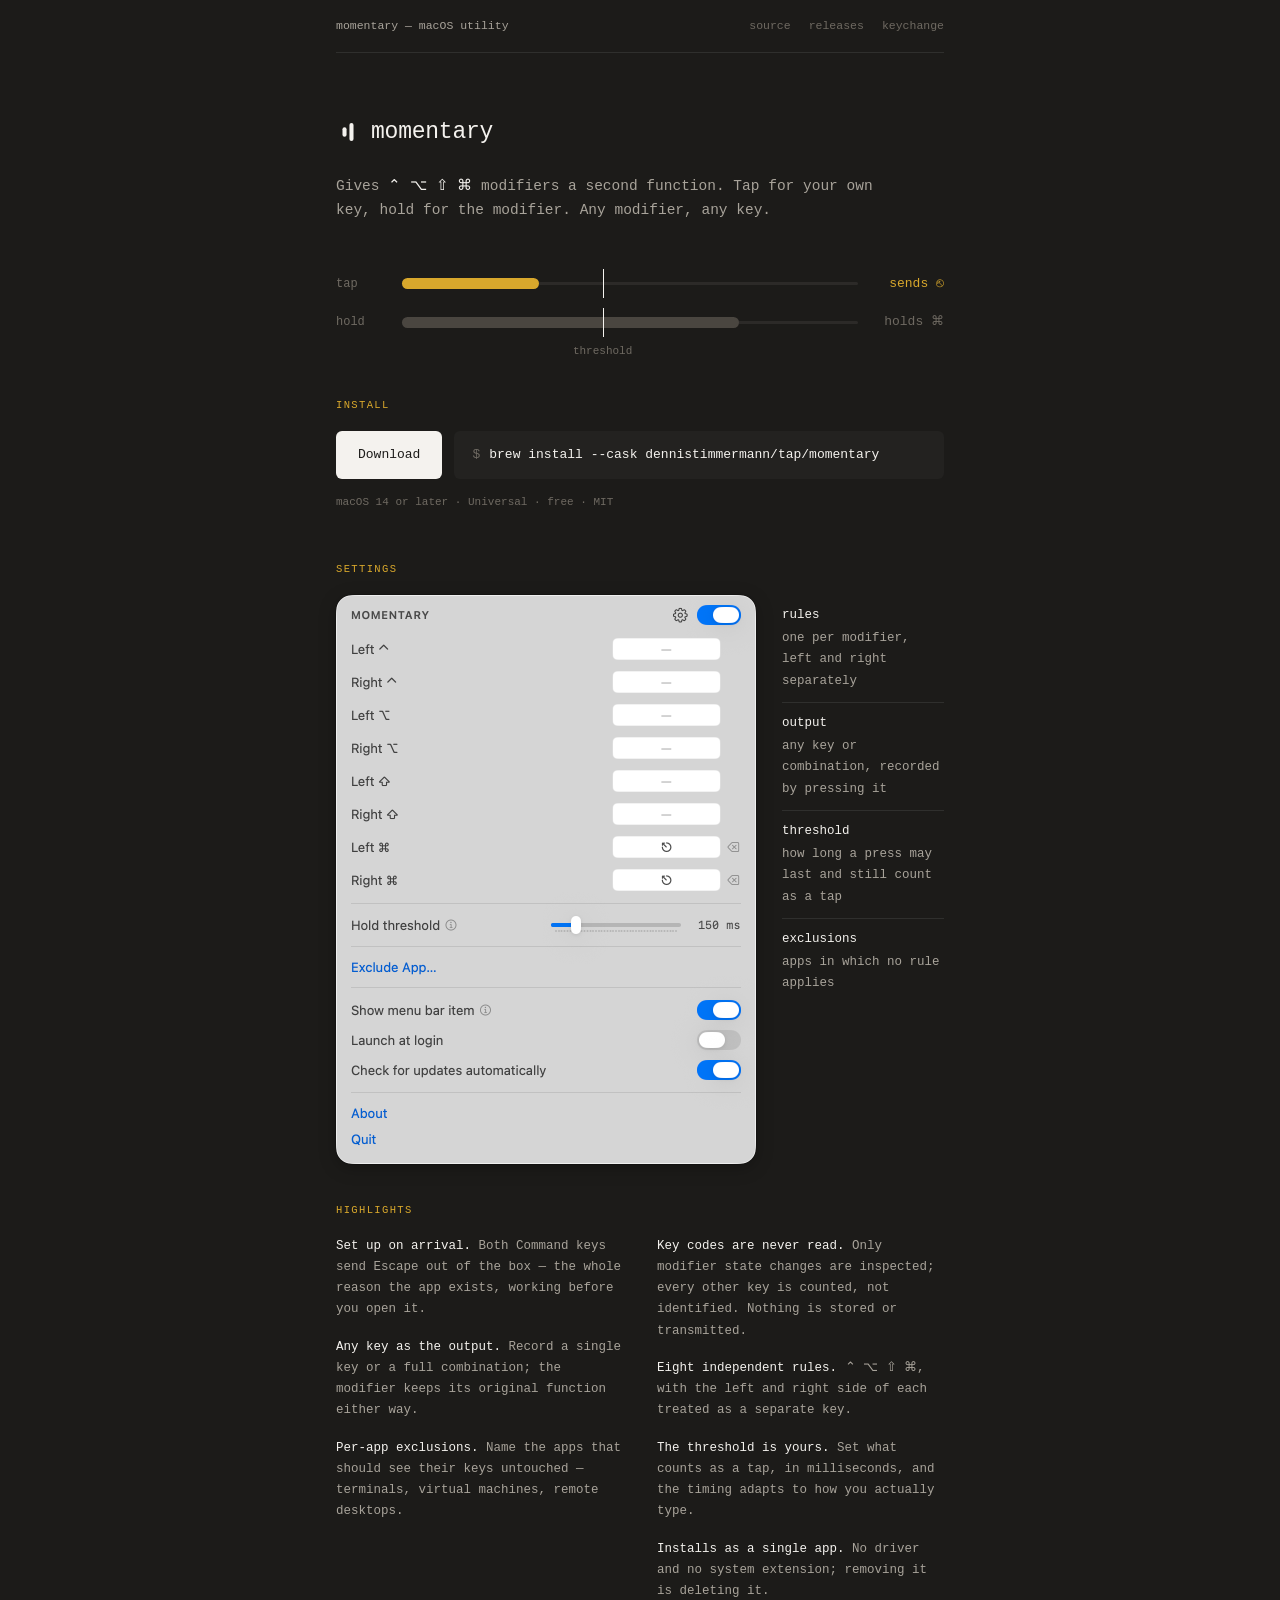
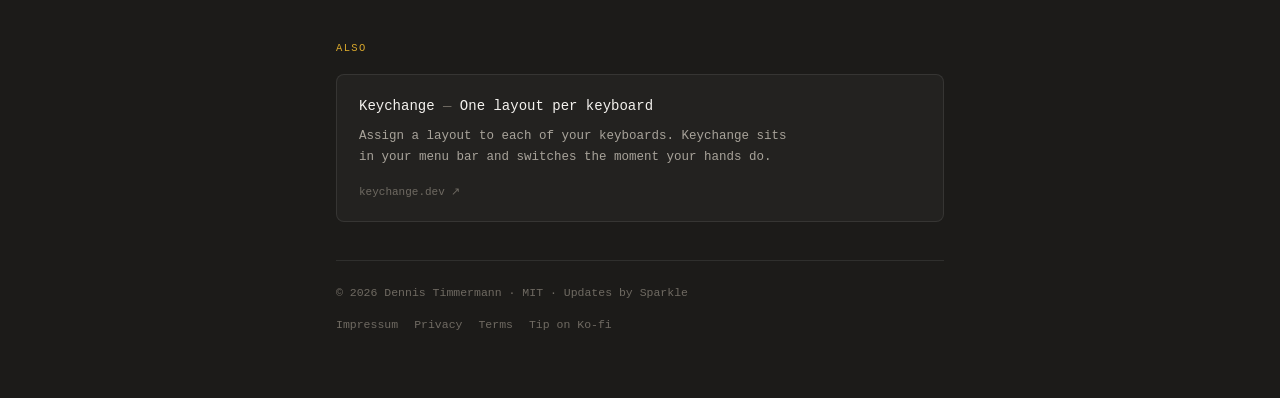
<file: docs/index.html>
<!DOCTYPE html>
<html lang="en">
<head>
<meta charset="utf-8">
<meta name="viewport" content="width=device-width, initial-scale=1">
<title>Momentary — a second function for your modifier keys</title>
<meta name="description" content="Gives ⌃ ⌥ ⇧ ⌘ modifiers a second function. Tap for your own key, hold for the modifier. Any modifier, any key. A small, free macOS app.">
<meta name="color-scheme" content="dark">
<link rel="icon" href="favicon.svg" type="image/svg+xml">
<meta property="og:type" content="website">
<meta property="og:url" content="https://dennistimmermann.github.io/momentary/">
<meta property="og:site_name" content="Momentary">
<meta property="og:title" content="Momentary — a second function for your modifier keys">
<meta property="og:description" content="Tap a modifier and it sends a key of your choosing. Hold it, or use it with anything else, and it is the modifier it always was.">
<meta property="og:image" content="https://dennistimmermann.github.io/momentary/og.png">
<meta property="og:image:width" content="1200">
<meta property="og:image:height" content="630">
<meta property="og:image:alt" content="Momentary — gives ⌃ ⌥ ⇧ ⌘ modifiers a second function. A timing diagram: a short tap sends ⎋, a long hold stays ⌘.">
<meta name="twitter:card" content="summary_large_image">
<link rel="stylesheet" href="style.css">
</head>
<body>
<div class="page">

  <nav>
    <span class="who">momentary — macOS utility</span>
    <span class="links">
      <a href="https://github.com/dennistimmermann/momentary">source</a>
      <a href="https://github.com/dennistimmermann/momentary/releases">releases</a>
      <a href="https://keychange.dev">keychange</a>
    </span>
  </nav>

  <header>
    <div class="wordmark">
      <!-- The 2a mark: one key drawn twice, held for different lengths. -->
      <svg width="24" height="24" viewBox="0 0 100 100" aria-hidden="true">
        <rect x="27" y="30" width="17" height="40" rx="8.5" fill="#F4F2EE"/>
        <rect x="56" y="12" width="17" height="76" rx="8.5" fill="#F4F2EE"/>
      </svg>
      <span>momentary</span>
    </div>

    <h1>Gives <kbd>⌃ ⌥ ⇧ ⌘</kbd> modifiers a second function. Tap for your own key,
      hold for the modifier. Any modifier, any key.</h1>
  </header>

  <section>
    <div class="trace">
      <div class="trace-row">
        <span class="who">tap</span>
        <span class="bar tap"><i></i></span>
        <span class="out sends">sends ⎋</span>
      </div>
      <div class="trace-row">
        <span class="who">hold</span>
        <span class="bar hold"><i></i></span>
        <span class="out keeps">holds ⌘</span>
      </div>
      <div class="threshold-tick"><i></i></div>
    </div>
  </section>

  <section>
    <div class="label">Install</div>
    <div class="install">
      <a class="download" href="https://github.com/dennistimmermann/momentary/releases/latest/download/Momentary.dmg">Download</a>
      <div class="command"><span class="prompt">$</span> brew install --cask dennistimmermann/tap/momentary</div>
    </div>
    <p class="meta"><span id="version"></span>macOS 14 or later · Universal · free · MIT</p>
  </section>

  <section>
    <div class="label">Settings</div>
    <div class="set">
      <!-- The wrapper is the layout box, sized to the panel itself; the image inside overhangs it
           on every side by exactly its shadow. -->
      <div class="panel-frame">
      <img class="panel" src="panel.png" width="466" height="615"
           alt="Momentary's menu bar panel, opened out: a row for each of ⌃ ⌥ ⇧ ⌘ with the left and
                right side listed separately, both Command rows sending ⎋ and the rest empty; a hold
                threshold of 150 ms; Exclude App…; and switches for the menu bar item, launching at
                login and automatic updates.">
      </div>

      <dl class="pairs">
        <div class="pair"><dt>rules</dt><dd>one per modifier, left and right separately</dd></div>
        <div class="pair"><dt>output</dt><dd>any key or combination, recorded by pressing it</dd></div>
        <div class="pair"><dt>threshold</dt><dd>how long a press may last and still count as a tap</dd></div>
        <div class="pair"><dt>exclusions</dt><dd>apps in which no rule applies</dd></div>
      </dl>
    </div>
  </section>

  <section>
    <div class="label">Highlights</div>
    <div class="highlights">
      <p><b>Set up on arrival.</b> Both Command keys send Escape out of the box — the whole reason
        the app exists, working before you open it.</p>
      <p><b>Any key as the output.</b> Record a single key or a full combination; the modifier keeps
        its original function either way.</p>
      <p><b>Per-app exclusions.</b> Name the apps that should see their keys untouched — terminals,
        virtual machines, remote desktops.</p>
      <p><b>Key codes are never read.</b> Only modifier state changes are inspected; every other key
        is counted, not identified. Nothing is stored or transmitted.</p>
      <p><b>Eight independent rules.</b> ⌃ ⌥ ⇧ ⌘, with the left and right side of each treated as a
        separate key.</p>
      <p><b>The threshold is yours.</b> Set what counts as a tap, in milliseconds, and the timing
        adapts to how you actually type.</p>
      <p><b>Installs as a single app.</b> No driver and no system extension; removing it is deleting
        it.</p>
    </div>
  </section>

  <section>
    <div class="label">Also</div>
    <a class="also" href="https://keychange.dev">
      <span class="also-title">Keychange <em>—</em> One layout per keyboard</span>
      <span class="also-body">Assign a layout to each of your keyboards. Keychange sits in your
        menu bar and switches the moment your hands do.</span>
      <span class="also-go">keychange.dev ↗</span>
    </a>
  </section>

  <footer>
    <span>© 2026 Dennis Timmermann · MIT · Updates by
      <a href="https://github.com/sparkle-project/Sparkle">Sparkle</a></span>
    <span class="footer-legal">
      <a href="impressum.html">Impressum</a>
      <a href="privacy.html">Privacy</a>
      <a href="terms.html">Terms</a>
      <a href="https://ko-fi.com/tmrmn">Tip on Ko-fi</a>
    </span>
  </footer>

</div>

<!-- The version is fetched rather than written into the page, so it is right the moment a release
     is published and there is one less thing to bump by hand. It prepends itself to the install
     note; if GitHub is unreachable or rate limits the call, the note simply reads without it. -->
<script>
fetch('https://api.github.com/repos/dennistimmermann/momentary/releases/latest')
  .then(r => r.json())
  .then(r => { if (r.tag_name) document.getElementById('version').textContent = r.tag_name + ' · '; })
  .catch(() => {});
</script>
</body>
</html>
</file>
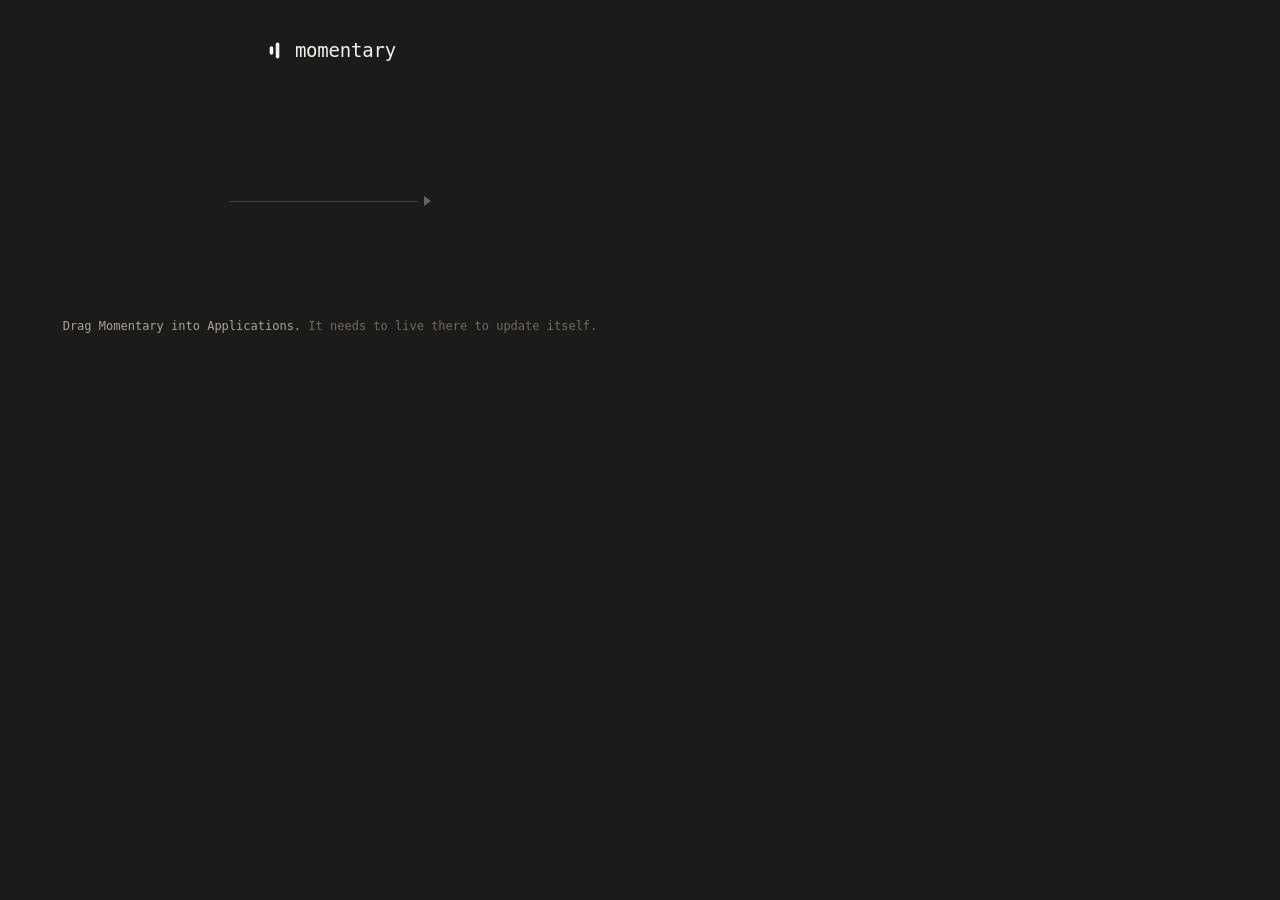
<file: docs/background.html>
<!doctype html>
<html lang="en">
<head>
<meta charset="utf-8">
<title>Momentary — dmg background source</title>
<!--
  Source for background.tiff, the 660×400 disk-image window background. Like og.html it
  exists so the image can be regenerated instead of redrawn:

    "/Applications/Google Chrome.app/Contents/MacOS/Google Chrome" --headless \
      --screenshot=background@2x.png --window-size=660,400 \
      --force-device-scale-factor=2 --hide-scrollbars docs/background.html
    sips --resampleWidth 660 background@2x.png --out background.png
    tiffutil -cathidpicheck background.png background@2x.png -out background.tiff

  The icons are not in the image: the real Momentary.app sits centred at (165, 210) and
  the Applications alias at (495, 210), both 128pt. Those are set in dmg-settings.py and
  the arrow drawn here has to match them — if one moves, both move.

  It borrows the site's style.css so the ground colour, the amber and the type stay in
  step with everything else.
-->
<link rel="stylesheet" href="style.css">
<style>
  html, body { margin: 0; }
  body {
    position: relative;
    width: 660px; height: 400px;
    background: var(--ground);
    overflow: hidden;
  }

  .wordmark {
    position: absolute; top: 34px; left: 0; right: 0;
    justify-content: center;
    gap: 10px;
  }
  .wordmark span { font-size: 19px; }

  /* Between the two 128pt icon wells: app centred at x=165, Applications at x=495, so the
     gap runs 229…431 and its middle is 330. */
  .arrow {
    position: absolute; left: 229px; width: 202px; top: 196px;
    display: flex; align-items: center; gap: 10px;
    color: var(--muted);
  }
  .arrow .line { flex: 1; height: 1px; background: rgba(244, 242, 238, 0.18); }
  .arrow .head {
    width: 0; height: 0; margin-left: -4px;
    border-left: 7px solid rgba(244, 242, 238, 0.35);
    border-top: 5px solid transparent;
    border-bottom: 5px solid transparent;
  }

  .caption {
    position: absolute; left: 0; right: 0; top: 316px;
    text-align: center;
    font-size: 12px; color: var(--muted);
  }
  .caption b { color: var(--body); font-weight: 400; }
</style>
</head>
<body>

  <div class="wordmark">
    <svg width="21" height="21" viewBox="0 0 100 100" aria-hidden="true">
      <rect x="27" y="30" width="17" height="40" rx="8.5" fill="#F4F2EE"/>
      <rect x="56" y="12" width="17" height="76" rx="8.5" fill="#F4F2EE"/>
    </svg>
    <span>momentary</span>
  </div>

  <div class="arrow"><span class="line"></span><span class="head"></span></div>

  <div class="caption"><b>Drag Momentary into Applications.</b> It needs to live there to update itself.</div>

</body>
</html>
</file>
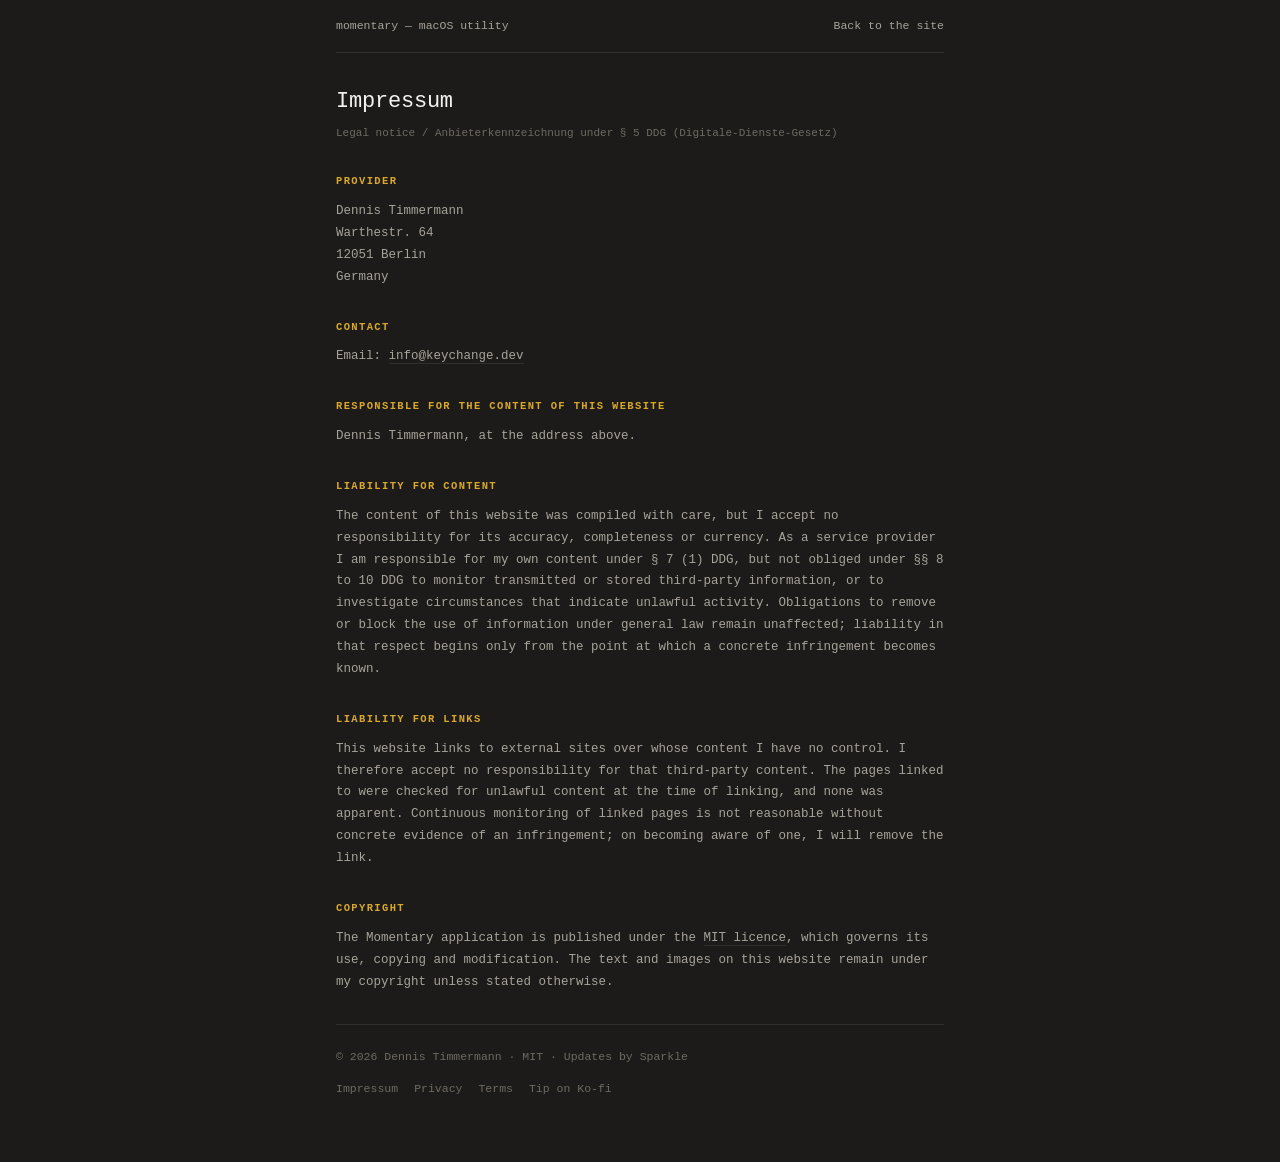
<file: docs/impressum.html>
<!doctype html>
<html lang="en">
<head>
<meta charset="utf-8">
<meta name="viewport" content="width=device-width, initial-scale=1">
<title>Impressum — Momentary</title>
<meta name="description" content="Legal notice for the Momentary website under § 5 DDG.">
<meta name="robots" content="noindex">
<meta name="color-scheme" content="dark">
<link rel="icon" href="favicon.svg" type="image/svg+xml">
<link rel="stylesheet" href="style.css">
</head>
<body>
<div class="page">

  <nav>
    <a class="who" href="index.html">momentary — macOS utility</a>
    <span></span>
    <span class="links"><a class="back" href="index.html">Back to the site</a></span>
  </nav>

  <main class="legal">
    <h1>Impressum</h1>
    <p class="sub">Legal notice / Anbieterkennzeichnung under § 5 DDG (Digitale-Dienste-Gesetz)</p>

    <h2>Provider</h2>
    <address>
      Dennis Timmermann<br>
      Warthestr. 64<br>
      12051 Berlin<br>
      Germany
    </address>

    <h2>Contact</h2>
    <p>Email: <a href="mailto:info@keychange.dev">info@keychange.dev</a></p>

    <h2>Responsible for the content of this website</h2>
    <p>Dennis Timmermann, at the address above.</p>

    <h2>Liability for content</h2>
    <p>The content of this website was compiled with care, but I accept no responsibility
       for its accuracy, completeness or currency. As a service provider I am responsible
       for my own content under § 7 (1) DDG, but not obliged under §§ 8 to 10 DDG to
       monitor transmitted or stored third-party information, or to investigate
       circumstances that indicate unlawful activity. Obligations to remove or block the
       use of information under general law remain unaffected; liability in that respect
       begins only from the point at which a concrete infringement becomes known.</p>

    <h2>Liability for links</h2>
    <p>This website links to external sites over whose content I have no control. I
       therefore accept no responsibility for that third-party content. The pages linked
       to were checked for unlawful content at the time of linking, and none was
       apparent. Continuous monitoring of linked pages is not reasonable without
       concrete evidence of an infringement; on becoming aware of one, I will remove
       the link.</p>

    <h2>Copyright</h2>
    <p>The Momentary application is published under the
       <a href="https://github.com/dennistimmermann/momentary/blob/main/LICENSE">MIT
       licence</a>, which governs its use, copying and modification. The text and images
       on this website remain under my copyright unless stated otherwise.</p>
  </main>

  <footer>
    <span>© 2026 Dennis Timmermann · MIT · Updates by
      <a href="https://github.com/sparkle-project/Sparkle">Sparkle</a></span>
    <span class="footer-legal">
      <a href="impressum.html">Impressum</a>
      <a href="privacy.html">Privacy</a>
      <a href="terms.html">Terms</a>
      <a href="https://ko-fi.com/tmrmn">Tip on Ko-fi</a>
    </span>
  </footer>

</div>
</body>
</html>
</file>
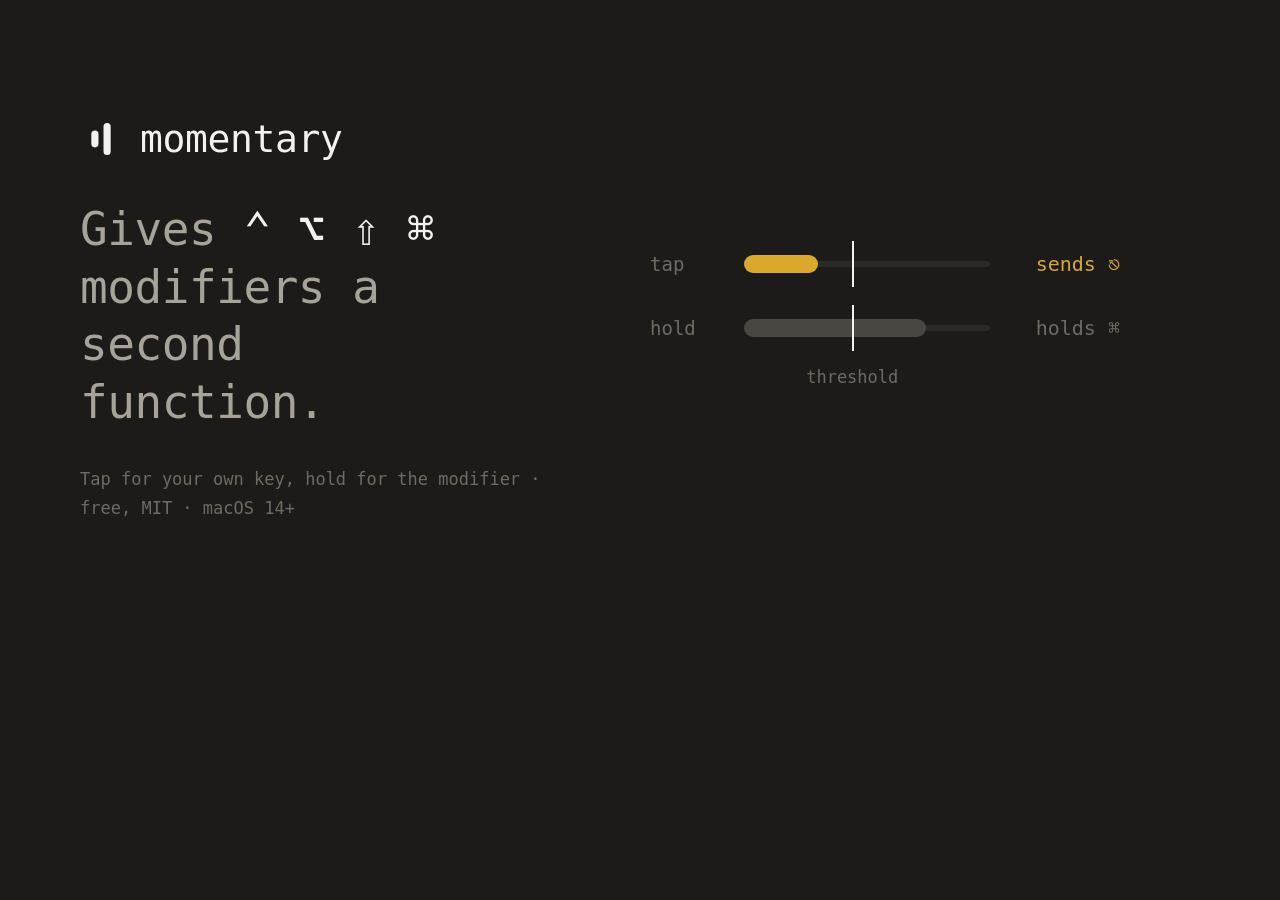
<file: docs/og.html>
<!doctype html>
<html lang="en">
<head>
<meta charset="utf-8">
<title>Momentary — share card source</title>
<!--
  Source for og.png, the 1200×630 link-preview card. Not linked from anywhere; it exists
  so the card can be regenerated instead of redrawn by hand:

    "/Applications/Google Chrome.app/Contents/MacOS/Google Chrome" --headless \
      --screenshot=og@2x.png --window-size=1200,630 --force-device-scale-factor=2 \
      --hide-scrollbars docs/og.html
    sips --resampleWidth 1200 og@2x.png --out og.png

  It borrows style.css so the palette and type stay in step with the page; only the
  card's own frame lives here. The trace is the card's whole right-hand side, because it
  is the one thing that explains the product without being read.
-->
<link rel="stylesheet" href="style.css">
<style>
  html, body { margin: 0; }
  body {
    width: 1200px; height: 630px;
    display: grid; grid-template-columns: 1fr 470px;
    align-items: center; gap: 60px;
    padding: 0 80px;
    background: var(--ground);
    overflow: hidden;
  }

  /* A link preview that never spells out the product's name is a wasted card. */
  .brand { display: flex; align-items: center; gap: 18px; margin-bottom: 30px; }
  .brand svg { display: block; }
  .brand span { font-size: 38px; font-weight: 500; letter-spacing: -0.01em; color: var(--ink); }

  h1 {
    font-size: 46px; font-weight: 400; line-height: 1.25; letter-spacing: -0.01em;
    color: var(--body); margin: 0; max-width: 15ch;
  }
  h1 kbd { color: var(--ink); font: inherit; }
  .meta { font-size: 17px; color: var(--muted); margin: 34px 0 0; }

  /* The trace at card scale — same structure as the page, bigger. */
  .trace { padding: 0; }
  .trace-row { grid-template-columns: 72px 1fr 108px; gap: 22px; }
  .trace-row + .trace-row { margin-top: 30px; }
  .trace-row .who { font-size: 19px; }
  .bar { height: 18px; }
  .bar::before { inset: 6px 0; border-radius: 3px; }
  .bar i { border-radius: 9px; }
  .bar::after { top: -14px; bottom: -14px; border-left-width: 2px; }
  .trace-row .out { font-size: 20px; }
  .threshold-tick { grid-template-columns: 72px 1fr 108px; gap: 22px; margin-top: 18px; }
  .threshold-tick i { font-size: 17px; height: 1.2em; }
</style>
</head>
<body>

  <div>
    <div class="brand">
      <svg width="42" height="42" viewBox="0 0 100 100" aria-hidden="true">
        <rect x="27" y="30" width="17" height="40" rx="8.5" fill="#F4F2EE"/>
        <rect x="56" y="12" width="17" height="76" rx="8.5" fill="#F4F2EE"/>
      </svg>
      <span>momentary</span>
    </div>
    <h1>Gives <kbd>⌃ ⌥ ⇧ ⌘</kbd> modifiers a second function.</h1>
    <p class="meta">Tap for your own key, hold for the modifier · free, MIT · macOS 14+</p>
  </div>

  <div class="trace">
    <div class="trace-row">
      <span class="who">tap</span>
      <span class="bar tap"><i></i></span>
      <span class="out sends">sends ⎋</span>
    </div>
    <div class="trace-row">
      <span class="who">hold</span>
      <span class="bar hold"><i></i></span>
      <span class="out keeps">holds ⌘</span>
    </div>
    <div class="threshold-tick"><i></i></div>
  </div>

</body>
</html>
</file>
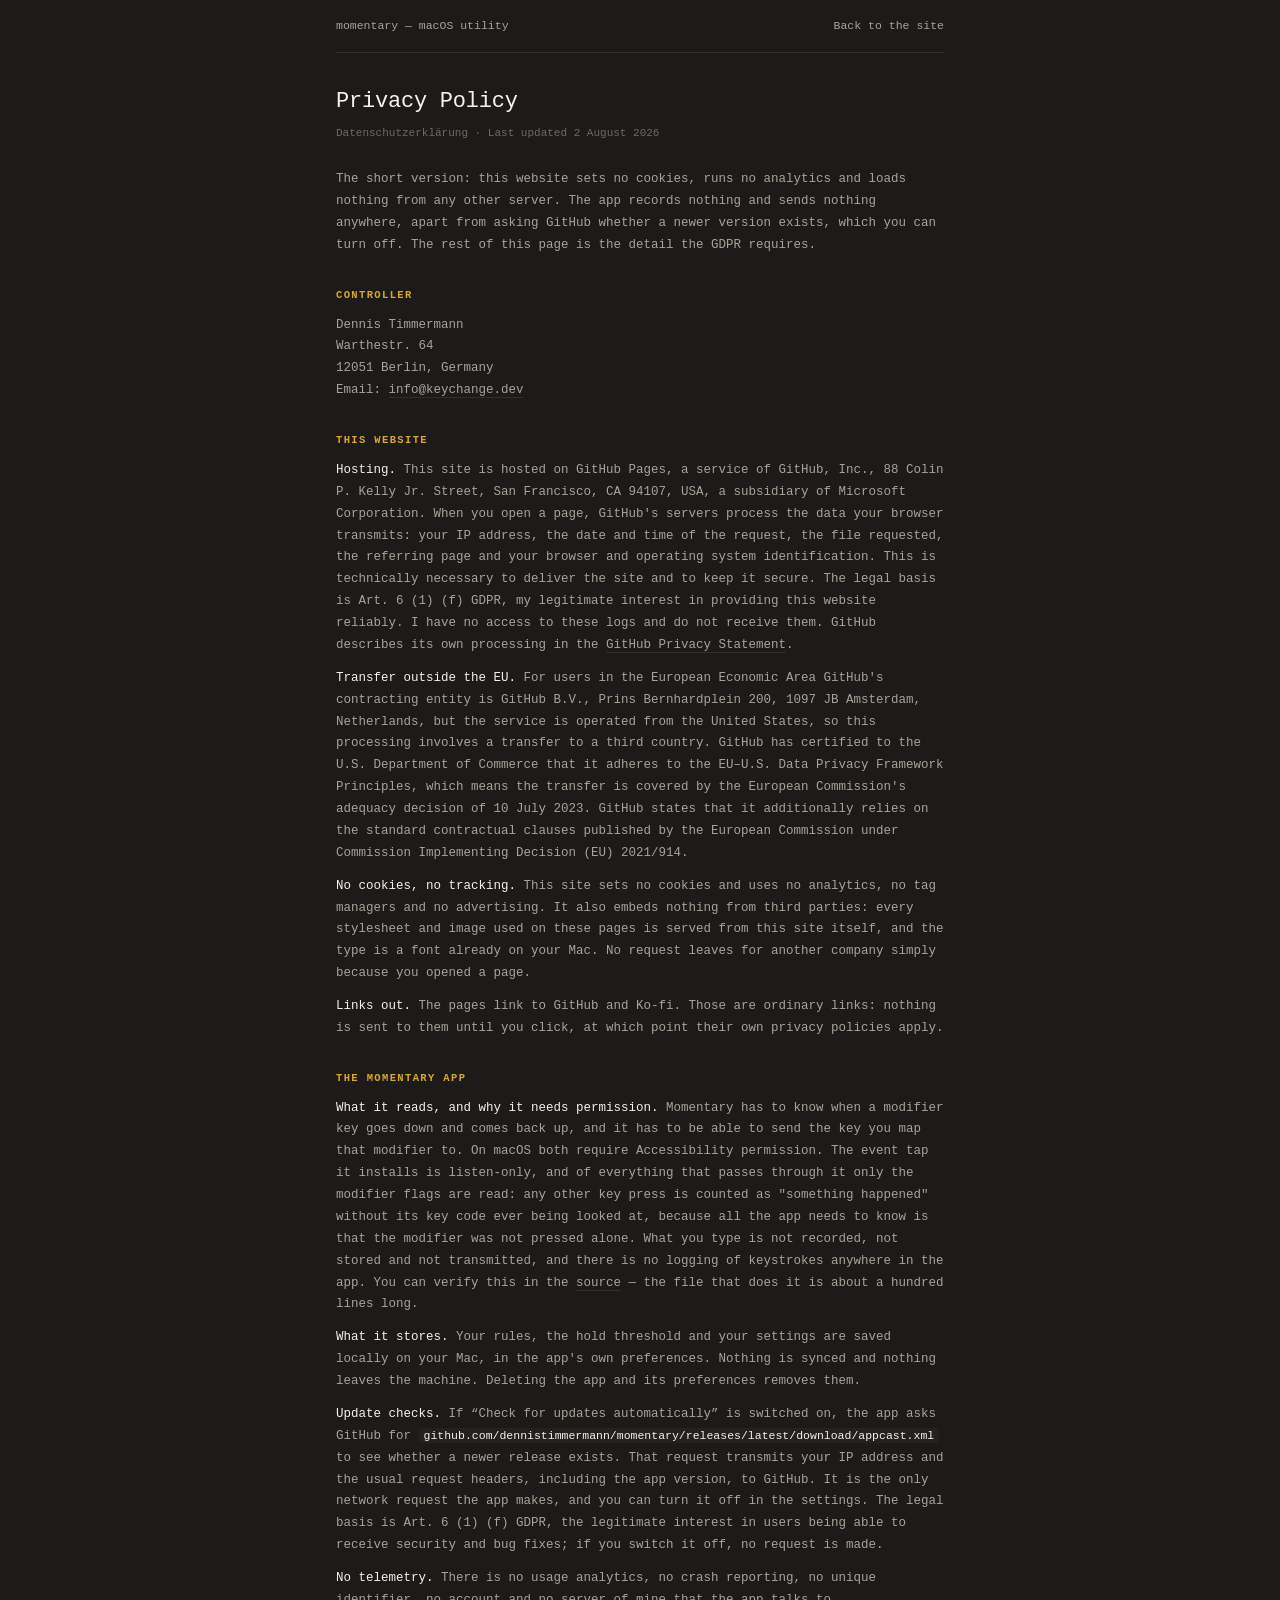
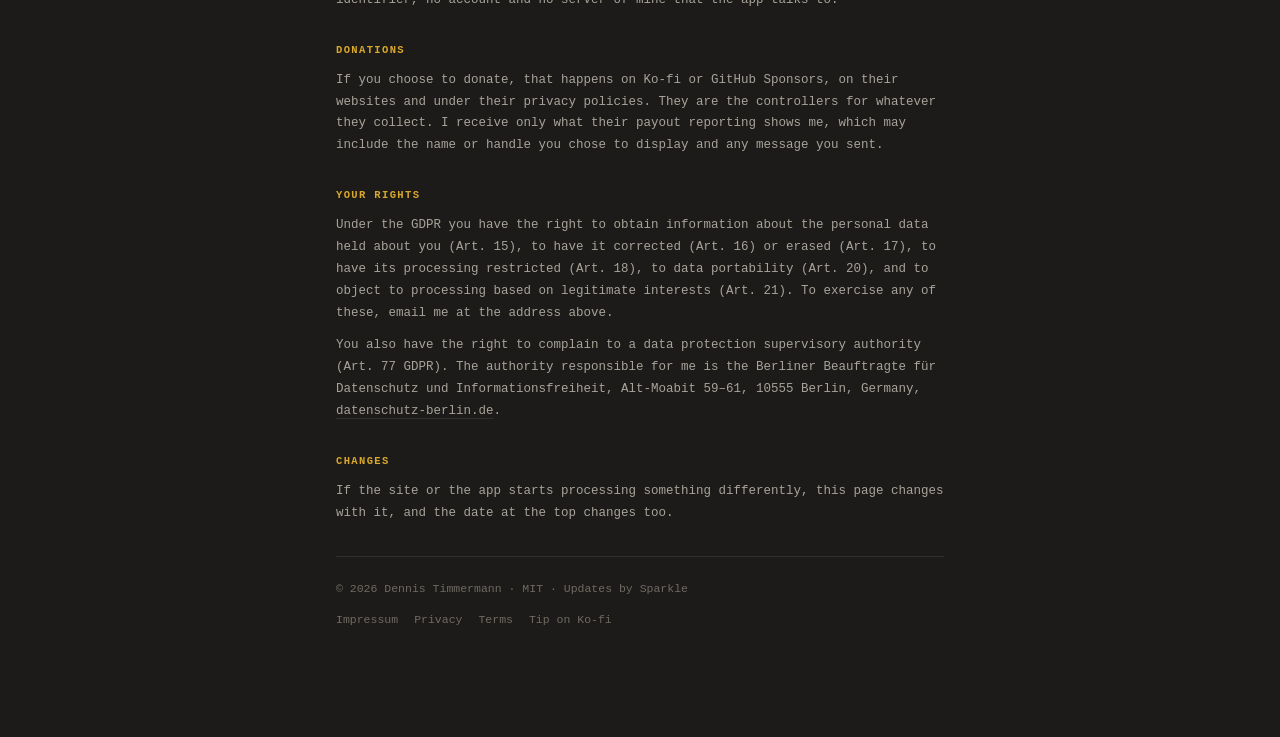
<file: docs/privacy.html>
<!doctype html>
<html lang="en">
<head>
<meta charset="utf-8">
<meta name="viewport" content="width=device-width, initial-scale=1">
<title>Privacy Policy — Momentary</title>
<meta name="description" content="What Momentary reads, what it stores, and what it sends. Short answer: nothing leaves your Mac except the update check.">
<meta name="robots" content="noindex">
<meta name="color-scheme" content="dark">
<link rel="icon" href="favicon.svg" type="image/svg+xml">
<link rel="stylesheet" href="style.css">
</head>
<body>
<div class="page">

  <nav>
    <a class="who" href="index.html">momentary — macOS utility</a>
    <span></span>
    <span class="links"><a class="back" href="index.html">Back to the site</a></span>
  </nav>

  <main class="legal">
    <h1>Privacy Policy</h1>
    <p class="sub">Datenschutzerklärung · Last updated 2 August 2026</p>

    <p>The short version: this website sets no cookies, runs no analytics and loads
       nothing from any other server. The app records nothing and sends nothing anywhere,
       apart from asking GitHub whether a newer version exists, which you can turn off.
       The rest of this page is the detail the GDPR requires.</p>

    <h2>Controller</h2>
    <address>
      Dennis Timmermann<br>
      Warthestr. 64<br>
      12051 Berlin, Germany<br>
      Email: <a href="mailto:info@keychange.dev">info@keychange.dev</a>
    </address>

    <h2>This website</h2>
    <p><b>Hosting.</b> This site is hosted on GitHub Pages, a service of GitHub, Inc.,
       88 Colin P. Kelly Jr. Street, San Francisco, CA 94107, USA, a subsidiary of
       Microsoft Corporation. When you open a page, GitHub's servers process the data your
       browser transmits: your IP address, the date and time of the request, the file
       requested, the referring page and your browser and operating system identification.
       This is technically necessary to deliver the site and to keep it secure. The legal
       basis is Art. 6 (1) (f) GDPR, my legitimate interest in providing this website
       reliably. I have no access to these logs and do not receive them. GitHub describes
       its own processing in the
       <a href="https://docs.github.com/en/site-policy/privacy-policies/github-general-privacy-statement">GitHub
       Privacy Statement</a>.</p>
    <p><b>Transfer outside the EU.</b> For users in the European Economic Area GitHub's
       contracting entity is GitHub B.V., Prins Bernhardplein 200, 1097 JB Amsterdam,
       Netherlands, but the service is operated from the United States, so this processing
       involves a transfer to a third country. GitHub has certified to the U.S. Department
       of Commerce that it adheres to the EU–U.S. Data Privacy Framework Principles, which
       means the transfer is covered by the European Commission's adequacy decision of
       10 July 2023. GitHub states that it additionally relies on the standard contractual
       clauses published by the European Commission under Commission Implementing Decision
       (EU) 2021/914.</p>
    <p><b>No cookies, no tracking.</b> This site sets no cookies and uses no analytics,
       no tag managers and no advertising. It also embeds nothing from third parties:
       every stylesheet and image used on these pages is served from this site itself, and
       the type is a font already on your Mac. No request leaves for another company simply
       because you opened a page.</p>
    <p><b>Links out.</b> The pages link to GitHub and Ko-fi. Those are ordinary links:
       nothing is sent to them until you click, at which point their own privacy
       policies apply.</p>

    <h2>The Momentary app</h2>
    <p><b>What it reads, and why it needs permission.</b> Momentary has to know when a
       modifier key goes down and comes back up, and it has to be able to send the key you
       map that modifier to. On macOS both require Accessibility permission. The event tap
       it installs is listen-only, and of everything that passes through it only the
       modifier flags are read: any other key press is counted as "something happened"
       without its key code ever being looked at, because all the app needs to know is that
       the modifier was not pressed alone. What you type is not recorded, not stored and
       not transmitted, and there is no logging of keystrokes anywhere in the app. You can
       verify this in the
       <a href="https://github.com/dennistimmermann/momentary">source</a> — the file that
       does it is about a hundred lines long.</p>
    <p><b>What it stores.</b> Your rules, the hold threshold and your settings are saved
       locally on your Mac, in the app's own preferences. Nothing is synced and nothing
       leaves the machine. Deleting the app and its preferences removes them.</p>
    <p><b>Update checks.</b> If “Check for updates automatically” is switched on, the app
       asks GitHub for
       <code>github.com/dennistimmermann/momentary/releases/latest/download/appcast.xml</code>
       to see whether a newer release exists. That request transmits your IP address and
       the usual request headers, including the app version, to GitHub. It is the only
       network request the app makes, and you can turn it off in the settings. The legal
       basis is Art. 6 (1) (f) GDPR, the legitimate interest in users being able to
       receive security and bug fixes; if you switch it off, no request is made.</p>
    <p><b>No telemetry.</b> There is no usage analytics, no crash reporting, no unique
       identifier, no account and no server of mine that the app talks to.</p>

    <h2>Donations</h2>
    <p>If you choose to donate, that happens on Ko-fi or GitHub Sponsors, on their
       websites and under their privacy policies. They are the controllers for whatever
       they collect. I receive only what their payout reporting shows me, which may
       include the name or handle you chose to display and any message you sent.</p>

    <h2>Your rights</h2>
    <p>Under the GDPR you have the right to obtain information about the personal data
       held about you (Art. 15), to have it corrected (Art. 16) or erased (Art. 17), to
       have its processing restricted (Art. 18), to data portability (Art. 20), and to
       object to processing based on legitimate interests (Art. 21). To exercise any of
       these, email me at the address above.</p>
    <p>You also have the right to complain to a data protection supervisory authority
       (Art. 77 GDPR). The authority responsible for me is the Berliner Beauftragte für
       Datenschutz und Informationsfreiheit, Alt-Moabit 59–61, 10555 Berlin, Germany,
       <a href="https://www.datenschutz-berlin.de/">datenschutz-berlin.de</a>.</p>

    <h2>Changes</h2>
    <p>If the site or the app starts processing something differently, this page changes
       with it, and the date at the top changes too.</p>
  </main>

  <footer>
    <span>© 2026 Dennis Timmermann · MIT · Updates by
      <a href="https://github.com/sparkle-project/Sparkle">Sparkle</a></span>
    <span class="footer-legal">
      <a href="impressum.html">Impressum</a>
      <a href="privacy.html">Privacy</a>
      <a href="terms.html">Terms</a>
      <a href="https://ko-fi.com/tmrmn">Tip on Ko-fi</a>
    </span>
  </footer>

</div>
</body>
</html>
</file>
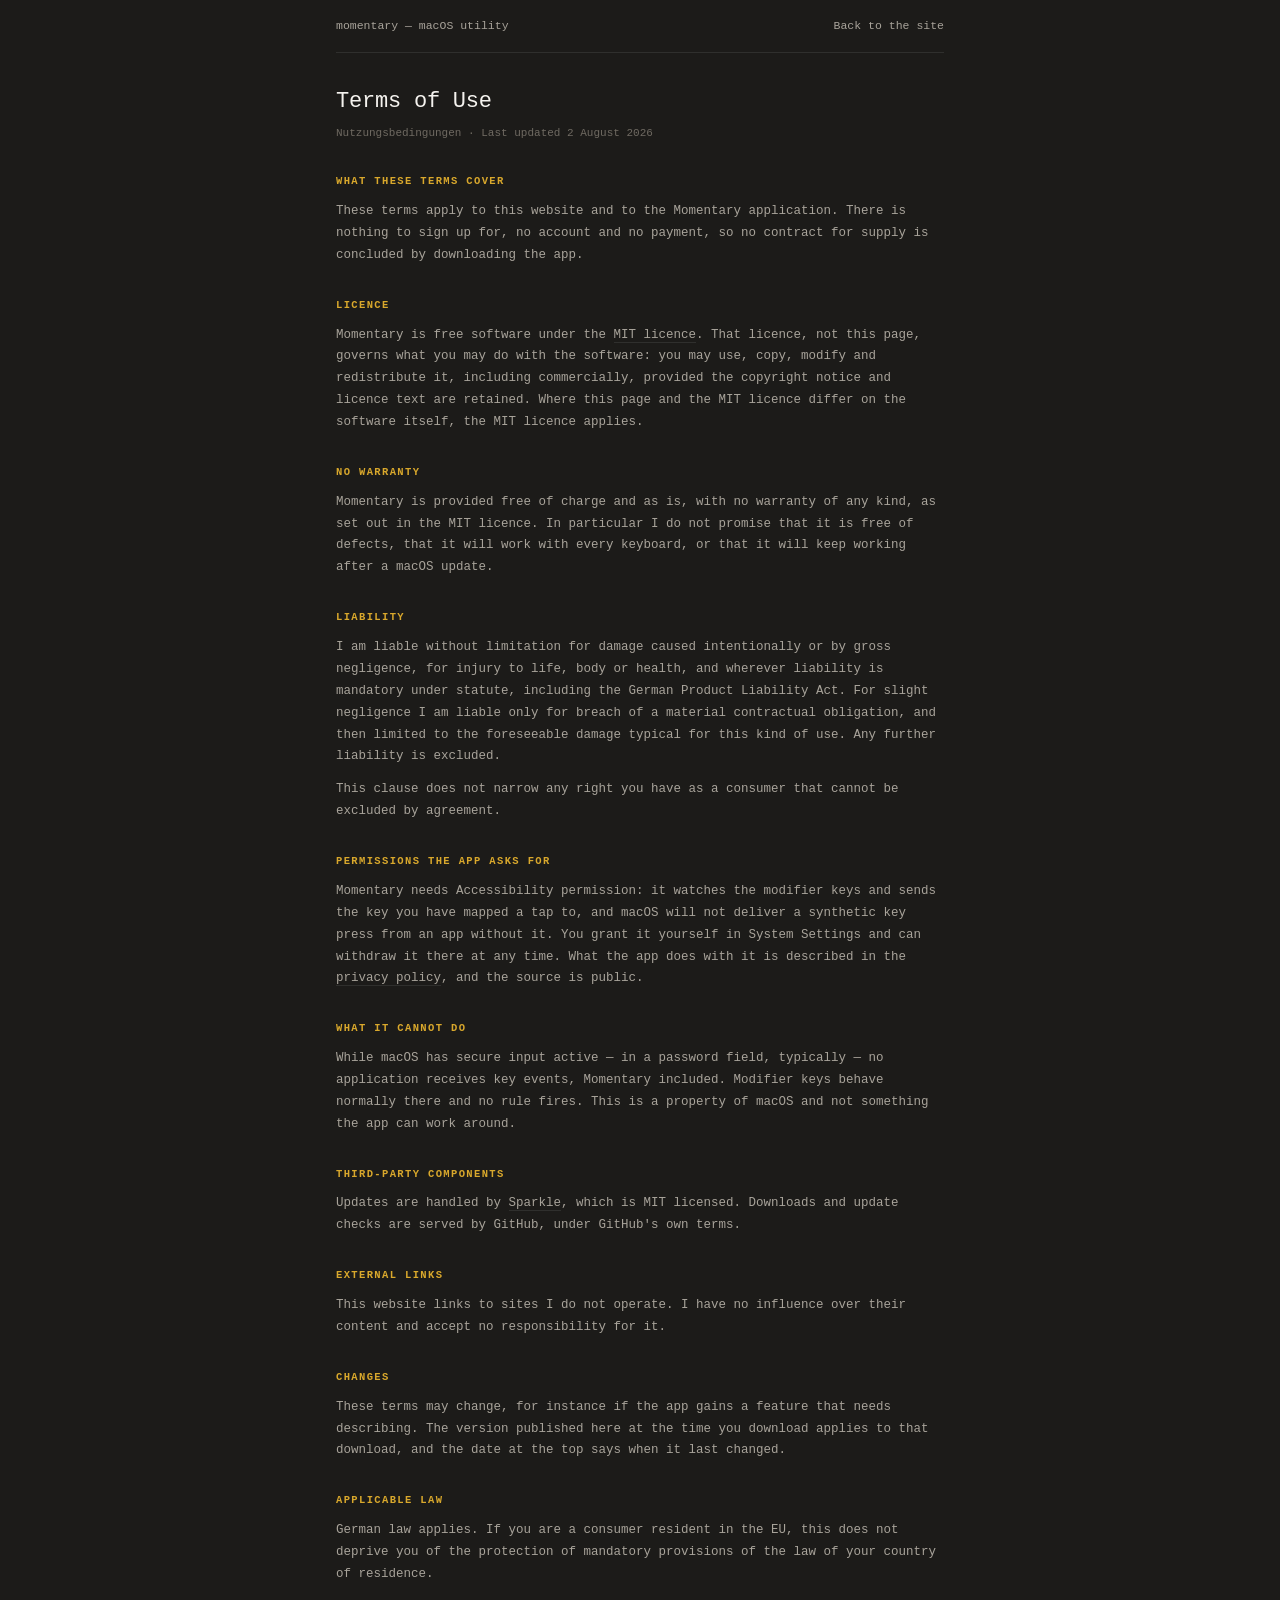
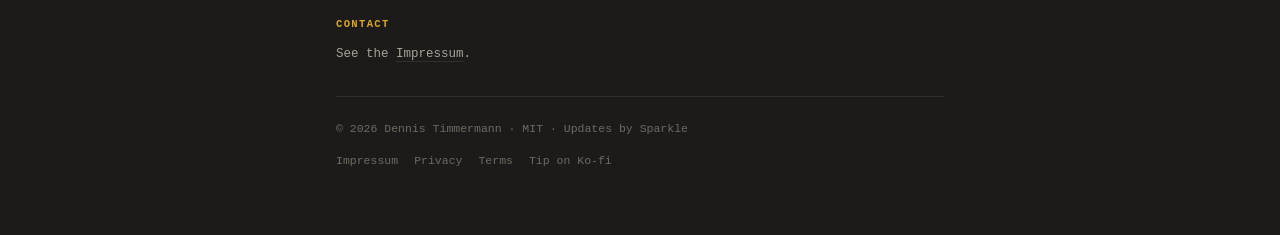
<file: docs/terms.html>
<!doctype html>
<html lang="en">
<head>
<meta charset="utf-8">
<meta name="viewport" content="width=device-width, initial-scale=1">
<title>Terms of Use — Momentary</title>
<meta name="description" content="Terms of use for Momentary and this website. Free software under the MIT licence.">
<meta name="robots" content="noindex">
<meta name="color-scheme" content="dark">
<link rel="icon" href="favicon.svg" type="image/svg+xml">
<link rel="stylesheet" href="style.css">
</head>
<body>
<div class="page">

  <nav>
    <a class="who" href="index.html">momentary — macOS utility</a>
    <span></span>
    <span class="links"><a class="back" href="index.html">Back to the site</a></span>
  </nav>

  <main class="legal">
    <h1>Terms of Use</h1>
    <p class="sub">Nutzungsbedingungen · Last updated 2 August 2026</p>

    <h2>What these terms cover</h2>
    <p>These terms apply to this website and to the Momentary application. There is
       nothing to sign up for, no account and no payment, so no contract for supply is
       concluded by downloading the app.</p>

    <h2>Licence</h2>
    <p>Momentary is free software under the
       <a href="https://github.com/dennistimmermann/momentary/blob/main/LICENSE">MIT
       licence</a>. That licence, not this page, governs what you may do with the
       software: you may use, copy, modify and redistribute it, including commercially,
       provided the copyright notice and licence text are retained. Where this page and
       the MIT licence differ on the software itself, the MIT licence applies.</p>

    <h2>No warranty</h2>
    <p>Momentary is provided free of charge and as is, with no warranty of any kind, as
       set out in the MIT licence. In particular I do not promise that it is free of
       defects, that it will work with every keyboard, or that it will keep working after
       a macOS update.</p>

    <h2>Liability</h2>
    <p>I am liable without limitation for damage caused intentionally or by gross
       negligence, for injury to life, body or health, and wherever liability is
       mandatory under statute, including the German Product Liability Act. For slight
       negligence I am liable only for breach of a material contractual obligation, and
       then limited to the foreseeable damage typical for this kind of use. Any further
       liability is excluded.</p>
    <p>This clause does not narrow any right you have as a consumer that cannot be
       excluded by agreement.</p>

    <h2>Permissions the app asks for</h2>
    <p>Momentary needs Accessibility permission: it watches the modifier keys and sends the
       key you have mapped a tap to, and macOS will not deliver a synthetic key press from
       an app without it. You grant it yourself in System Settings and can withdraw it
       there at any time. What the app does with it is described in the
       <a href="privacy.html">privacy policy</a>, and the source is public.</p>

    <h2>What it cannot do</h2>
    <p>While macOS has secure input active — in a password field, typically — no
       application receives key events, Momentary included. Modifier keys behave normally
       there and no rule fires. This is a property of macOS and not something the app can
       work around.</p>

    <h2>Third-party components</h2>
    <p>Updates are handled by <a href="https://github.com/sparkle-project/Sparkle">Sparkle</a>,
       which is MIT licensed. Downloads and update checks are served by GitHub, under
       GitHub's own terms.</p>

    <h2>External links</h2>
    <p>This website links to sites I do not operate. I have no influence over their
       content and accept no responsibility for it.</p>

    <h2>Changes</h2>
    <p>These terms may change, for instance if the app gains a feature that needs
       describing. The version published here at the time you download applies to that
       download, and the date at the top says when it last changed.</p>

    <h2>Applicable law</h2>
    <p>German law applies. If you are a consumer resident in the EU, this does not
       deprive you of the protection of mandatory provisions of the law of your country
       of residence.</p>

    <h2>Contact</h2>
    <p>See the <a href="impressum.html">Impressum</a>.</p>
  </main>

  <footer>
    <span>© 2026 Dennis Timmermann · MIT · Updates by
      <a href="https://github.com/sparkle-project/Sparkle">Sparkle</a></span>
    <span class="footer-legal">
      <a href="impressum.html">Impressum</a>
      <a href="privacy.html">Privacy</a>
      <a href="terms.html">Terms</a>
      <a href="https://ko-fi.com/tmrmn">Tip on Ko-fi</a>
    </span>
  </footer>

</div>
</body>
</html>
</file>
<file: docs/style.css>
/* Momentary landing page — design 9a "Reference, dark".
   Deliberately not Keychange: that page is a warm light "desk" with white panels, a blue
   accent and a sans headline. This one is near-black, cream, monospace all the way down.

   Colour is spent in two places and no others:
     1. Amber follows the tap: the section labels, the tap bar, and what that bar sends. The
        threshold is a plain white rule — it is a measurement, not part of the path, and
        white keeps it legible across both bars without competing with them.
     2. The panel is the only light object on the page, and the only place any other
        colour appears (the system blue of its switches). */

:root {
  --ground: #1C1B19;        /* the app icon's ink, used as the page's ground */
  --panel: #232220;
  --ink: #F4F2EE;           /* the app icon's ink on a dark plate */
  --body: #A8A39A;
  --muted: #6F6A62;
  --amber: #D9A82C;
  --hairline: rgba(244, 242, 238, 0.09);
  --mono: ui-monospace, SFMono-Regular, "SF Mono", Menlo, Consolas, monospace;
}

* { box-sizing: border-box; }

body {
  margin: 0;
  background: var(--ground);
  color: var(--body);
  font-family: var(--mono);
  font-size: 13.5px;
  line-height: 1.7;
  -webkit-font-smoothing: antialiased;
}

.page { max-width: 660px; margin: 0 auto; padding: 0 26px 64px; }

a { color: inherit; text-decoration: none; }
a:hover { color: var(--ink); }

/* ---------- top bar ---------- */

nav {
  display: flex; align-items: center; justify-content: space-between; gap: 20px;
  padding: 16px 0;
  border-bottom: 1px solid var(--hairline);
  font-size: 11.5px; color: var(--muted);
}
nav .who { color: var(--body); }
nav .links { display: flex; gap: 18px; }

/* ---------- wordmark + hero ---------- */

header { padding: 60px 0 44px; }

.wordmark { display: flex; align-items: center; gap: 11px; }
.wordmark svg { display: block; }
.wordmark span { font-size: 23px; font-weight: 500; letter-spacing: -0.01em; color: var(--ink); }

h1 {
  margin: 22px 0 0;
  font-size: 14.5px; font-weight: 400; line-height: 1.7;
  color: var(--body); max-width: 62ch;
}
h1 kbd { color: var(--ink); font: inherit; }

/* ---------- section scaffolding ---------- */

section { padding-bottom: 38px; }

.label {
  font-size: 10.5px; letter-spacing: 0.13em; text-transform: uppercase;
  color: var(--amber); margin-bottom: 16px;
}

/* ---------- how long is a tap ---------- */

.trace { padding: 6px 0 4px; }

.trace-row { display: grid; grid-template-columns: 48px 1fr 68px; align-items: center; gap: 18px; }
.trace-row + .trace-row { margin-top: 16px; }
.trace-row .who { color: var(--muted); font-size: 12px; }

/* The rail is the full duration; the fill is how long the key was actually down. */
.bar { position: relative; height: 11px; }
.bar::before {
  content: ""; position: absolute; inset: 4px 0;
  background: rgba(244, 242, 238, 0.07); border-radius: 2px;
}
.bar i { position: absolute; inset: 0 auto 0 0; border-radius: 5.5px; display: block; }
.bar.tap i { width: 30%; background: var(--amber); }
.bar.hold i { width: 74%; background: #4A4640; }

/* The threshold, drawn on both rows so the two read as one continuous vertical. */
.bar::after {
  content: ""; position: absolute; top: -9px; bottom: -9px; left: 44%;
  border-left: 1px solid var(--ink);
}

.trace-row .out { font-size: 13px; text-align: right; }
.trace-row .out.sends { color: var(--amber); }
.trace-row .out.keeps { color: var(--muted); }

/* Shares the row grid so the caption sits under the threshold line exactly: 44% has to be
   44% *of the bar column*, which is what the earlier margin-based guess got wrong. */
.threshold-tick { display: grid; grid-template-columns: 48px 1fr 68px; gap: 18px; margin-top: 9px; }
.threshold-tick i {
  grid-column: 2; position: relative; display: block;
  height: 1.2em; font-style: normal; font-size: 11px; color: var(--muted);
}
.threshold-tick i::before {
  content: "threshold"; position: absolute; left: 44%;
  transform: translateX(-50%); white-space: nowrap;
}

/* ---------- install ---------- */

.install { display: flex; flex-wrap: wrap; gap: 12px; }

.download {
  display: inline-flex; align-items: center;
  background: var(--ink); color: var(--ground);
  border-radius: 6px; padding: 13px 22px; font-size: 13px; white-space: nowrap;
}
.download:hover { background: #fff; color: var(--ground); }

/* nowrap, not wrap: the command is one line of shell and reads as one. Letting it wrap doubles
   this box's height and — since the row stretches — the Download button's with it, which is what
   made both look enormous. Too narrow to fit, it scrolls inside itself instead. */
.command {
  flex: 1; min-width: 260px; display: flex; align-items: center; gap: 9px;
  background: var(--panel); border-radius: 6px; padding: 13px 18px;
  color: var(--ink); font-size: 13px; overflow-x: auto; white-space: nowrap;
}
.command .prompt { color: var(--muted); }   /* not amber — amber is spoken for */

.meta { margin-top: 14px; font-size: 11px; color: var(--muted); }

/* ---------- settings ---------- */

/* The panel keeps its real 420pt width — a screenshot shrunk below that stops being readable —
   which leaves the rest of the 660px page for the list. That column is too narrow for a term and
   its description side by side, so the description breaks onto its own line instead. */
.set { display: grid; grid-template-columns: minmax(0, 420px) minmax(0, 1fr); gap: 26px; align-items: start; }

/* margin: 0 kills the UA default on <dl>, which otherwise starts the list ~12px below the
   panel it is supposed to line up with. It only became visible once the panel's shadow
   stopped padding the top of the row. */
.pairs { margin: 0; font-size: 12.5px; }
.pairs .pair { padding: 10px 0; }
.pairs .pair + .pair { border-top: 1px solid var(--hairline); }
.pairs dt { color: var(--ink); }
.pairs dd { margin: 2px 0 0; color: var(--body); }

/* Its own breakpoint, ahead of the page's. The panel does not shrink, so every pixel the page
   loses comes out of the list — by 710px that column is down to ~128px and the descriptions
   shred. Stack before it gets there rather than at the page's own 640. */
@media (max-width: 710px) {
  .set { grid-template-columns: 1fr; }
  /* Stacked, the list has the whole page again — so the description goes back beside its term
     instead of under it. The break is a response to the narrow column, not a preference. */
  .pairs .pair { display: grid; grid-template-columns: 86px 1fr; gap: 14px; }
  .pairs dd { margin: 0; }
}


/* The panel: a real 2x capture of the app (see CLAUDE.md for how to retake it), and the only
   light object on the page. It brings its own drop shadow in the alpha channel, so nothing here
   draws one — a CSS shadow on top would double it.

   That shadow is transparent padding, so the file is bigger than the panel on every side and the
   image lands inset from everything around it. `.panel-frame` is therefore the layout box, sized
   to the panel body, and the image is blown up past it and pulled back by exactly the padding —
   so the shadow overhangs without occupying a single pixel of layout. The body sits at 46,38 in a
   932x1230 file; every number below is that measured, as a percentage of the body's width.

   Percentages of the *width* on all four sides is not a slip: percentage margins resolve against
   the containing block's inline size, top and bottom included. Since the image keeps the capture's
   aspect ratio, the vertical padding is a fixed fraction of its width too, so it works out. And it
   has to be percentages of a box pinned to the image's own size — an earlier attempt put them on
   the image inside the grid area, where the container is wider than the capped image and the pull
   came out ~9px too far. */
/* `flow-root` is load-bearing: without a block formatting context the image's negative top margin
   collapses straight through the frame and lifts the whole box ~19px above the row, putting the
   panel out of line with the list beside it. It contains the margin without clipping the shadow,
   which `overflow: hidden` would. */
.panel-frame { display: flow-root; width: 100%; max-width: 420px; }   /* 420pt: the true size */

.panel {
  display: block;
  width: 110.9524%;
  height: auto;
  margin: -4.5238% -5.4762% -6.4286% -5.4762%;
}

/* ---------- highlights ---------- */

.highlights { columns: 2; column-gap: 34px; font-size: 12.5px; }
.highlights p { margin: 0 0 16px; break-inside: avoid; }
.highlights b { color: var(--ink); font-weight: 500; }

/* ---------- also ----------
   A quiet cross-link, not a second hero. It borrows the page's own vocabulary — panel fill,
   hairline, muted arrow — and takes none of its colour: no amber, because amber follows the tap
   and nothing else, and no app icon, because the settings panel is the one light object here.
   The whole card is the link, so there is no button competing with Download further up. */

.also {
  display: block;
  background: var(--panel);
  border: 1px solid var(--hairline);
  border-radius: 8px;
  padding: 20px 22px;
}
.also:hover { border-color: rgba(244, 242, 238, 0.2); }

.also-title { display: block; font-size: 14px; color: var(--ink); }
.also-title em { font-style: normal; color: var(--muted); }   /* the dash, set back a step */

.also-body {
  display: block; margin-top: 7px;
  font-size: 12.5px; color: var(--body); max-width: 58ch;
}

/* Says where the card goes: it leaves the site, and an underlined title would not say that. */
.also-go { display: block; margin-top: 14px; font-size: 11px; color: var(--muted); }
.also:hover .also-go { color: var(--body); }

/* ---------- footer ---------- */

footer {
  border-top: 1px solid var(--hairline); padding-top: 22px;
  display: flex; justify-content: space-between; flex-wrap: wrap; gap: 12px;
  font-size: 11.5px; color: var(--muted);
}

@media (max-width: 640px) {
  nav .who { display: none; }
  header { padding: 44px 0 34px; }
  /* Stacked, both full width — at this size the command needs the whole line to show without
     scrolling, and it is the thing most people copy.
     `flex-wrap: nowrap` is load-bearing: a *wrapping* column flex container sizes its line to the
     items' own widths instead of the container's, so the command would keep its full one-line
     width, refuse to stretch down, and take the page's horizontal scrollbar with it. With the
     column unwrapped the items stretch to the page and the command scrolls inside itself. */
  .install { flex-direction: column; flex-wrap: nowrap; }
  .download { justify-content: center; }
  .command { min-width: 0; }
  .highlights { columns: 1; }
  .trace-row, .threshold-tick { grid-template-columns: 36px 1fr 62px; gap: 12px; }
}

/* ---------- legal pages ----------
   Impressum, privacy, terms. Long prose needs a measure and a surface; the rest of the
   page is short blocks on the bare ground, which does not survive 40 lines of statute. */

.legal { padding: 30px 0 20px; max-width: 620px; }

.legal h1 {
  font-size: 22px; font-weight: 500; letter-spacing: -0.01em;
  color: var(--ink); margin: 0 0 4px;
}
.legal .sub { font-size: 11px; color: var(--muted); margin: 0 0 26px; }

.legal h2 {
  font-size: 10.5px; letter-spacing: 0.13em; text-transform: uppercase;
  color: var(--amber); margin: 30px 0 10px;
}

.legal p, .legal li { font-size: 12.5px; line-height: 1.75; margin: 0 0 11px; }
.legal ul { margin: 0 0 11px; padding-left: 18px; }
.legal address { font-style: normal; font-size: 12.5px; line-height: 1.75; }
.legal b { color: var(--ink); font-weight: 500; }
.legal code {
  font-size: 11.5px; background: var(--panel);
  border-radius: 3px; padding: 1px 5px; color: var(--ink);
}
.legal a { border-bottom: 1px solid var(--hairline); }
.legal a:hover { border-bottom-color: var(--ink); }

/* Back link in place of the site nav's three links. */
nav .back { color: var(--body); }

.footer-legal { display: flex; flex-wrap: wrap; gap: 16px; }
</file>
